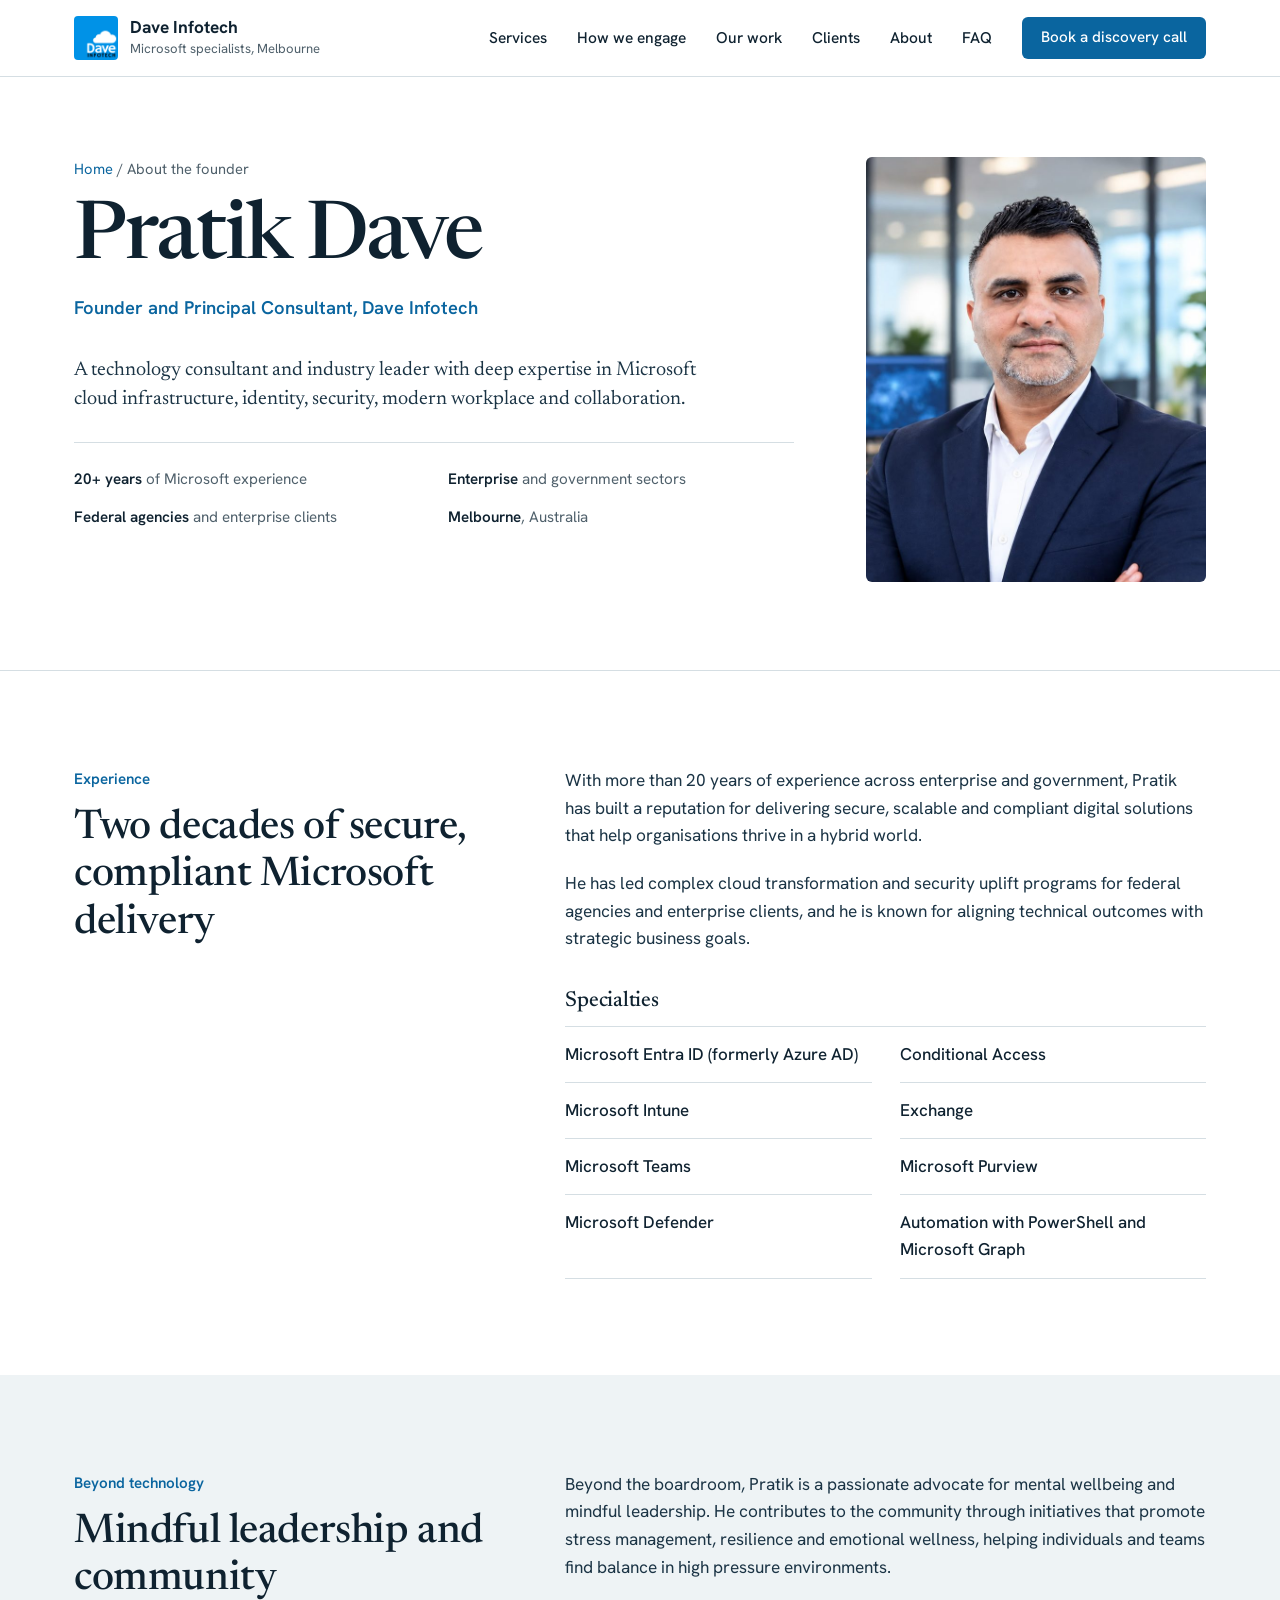
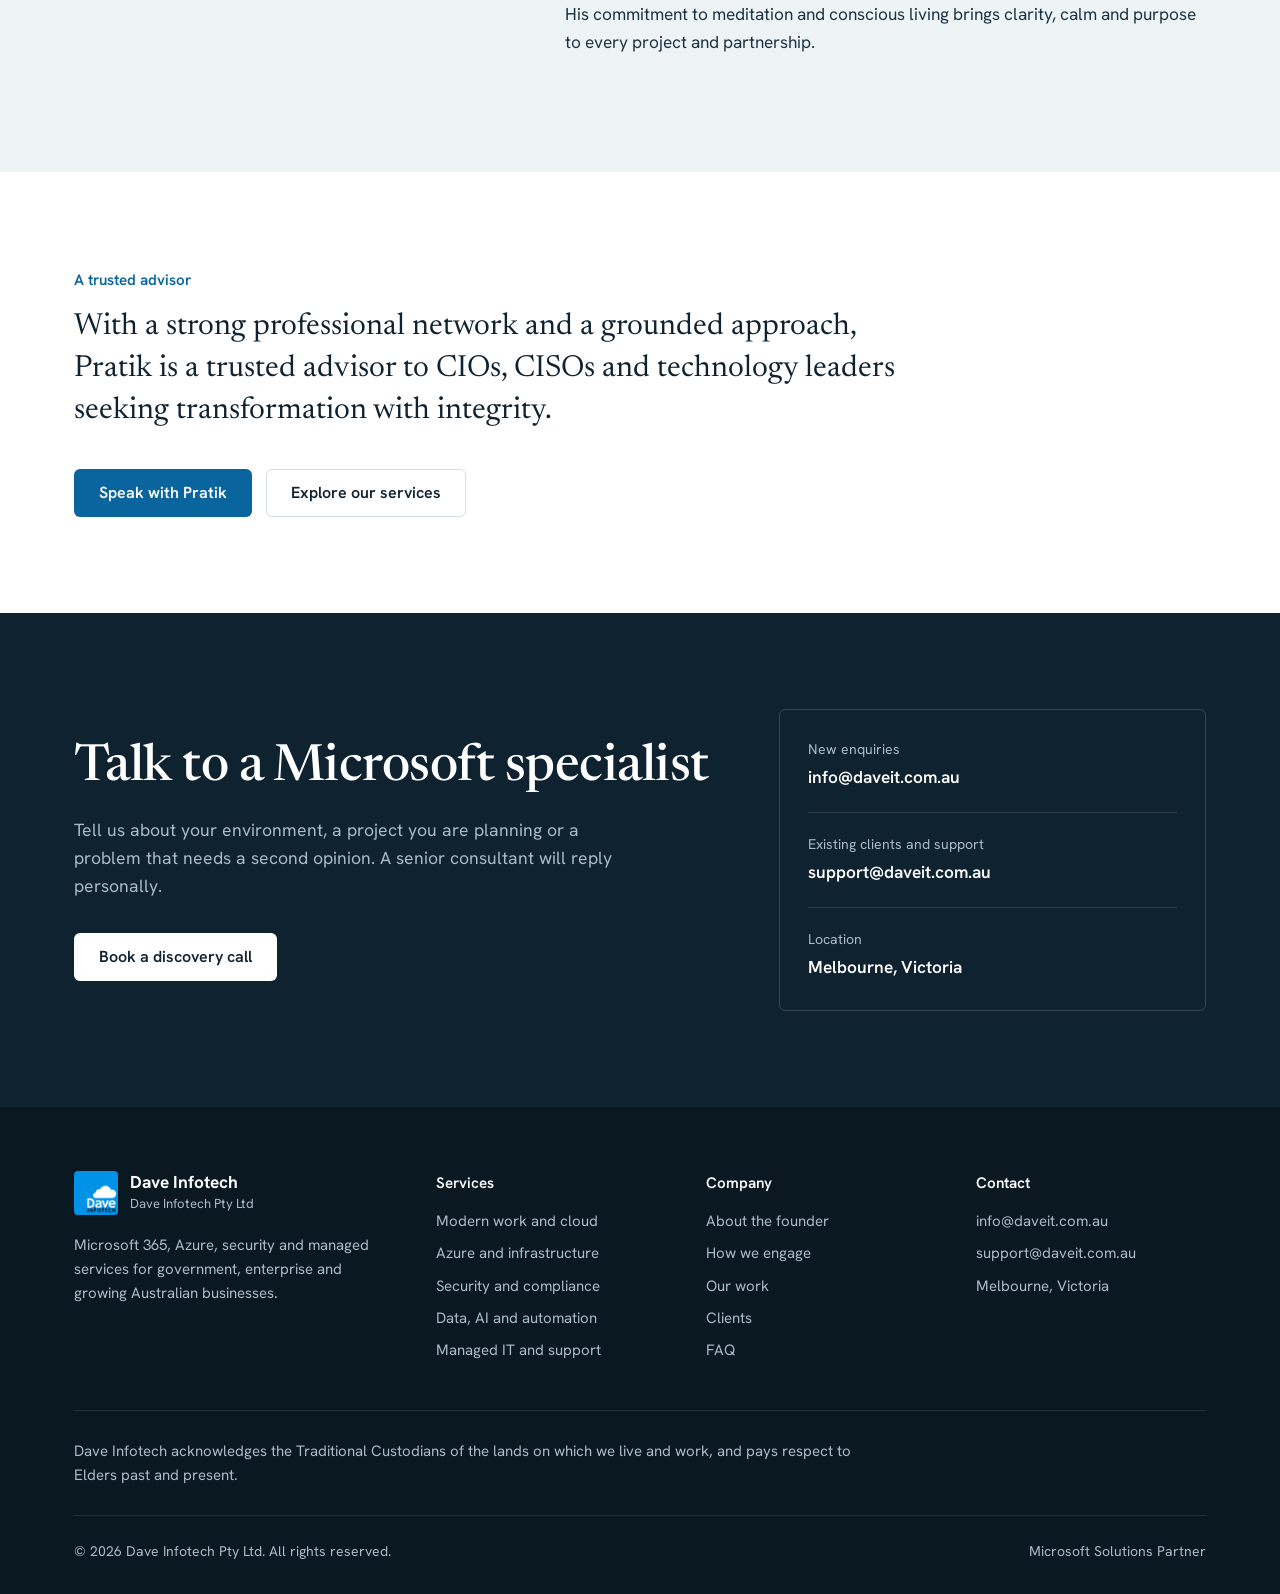
<file: founder.html>
<!DOCTYPE html>
<html lang="en-AU">
<head>
<meta charset="UTF-8">
<meta name="viewport" content="width=device-width, initial-scale=1, viewport-fit=cover">
<title>Pratik Dave | Founder and Principal Consultant | Dave Infotech</title>
<meta name="description" content="Pratik Dave is the founder and principal consultant of Dave Infotech, with more than 20 years of Microsoft cloud, identity and security experience across enterprise and government.">
<meta property="og:title" content="Pratik Dave | Founder and Principal Consultant, Dave Infotech">
<meta property="og:description" content="Microsoft cloud, identity and security leader with more than 20 years across enterprise and government.">
<meta property="og:type" content="profile">
<meta property="og:url" content="https://projects.daveit.com.au/founder.html">
<meta property="og:locale" content="en_AU">
<link rel="icon" type="image/png" href="[data-uri]">
<link rel="preconnect" href="https://fonts.googleapis.com">
<link rel="preconnect" href="https://fonts.gstatic.com" crossorigin>
<link href="https://fonts.googleapis.com/css2?family=Hanken+Grotesk:wght@400;500;600;700&family=Newsreader:opsz,wght@6..72,400;6..72,500;6..72,600&display=swap" rel="stylesheet">
<script type="application/ld+json">
{
  "@context": "https://schema.org",
  "@type": "Person",
  "name": "Pratik Dave",
  "jobTitle": "Founder and Principal Consultant",
  "worksFor": {"@type": "Organization", "name": "Dave Infotech Pty Ltd", "url": "https://projects.daveit.com.au/"},
  "address": {"@type": "PostalAddress", "addressLocality": "Melbourne", "addressRegion": "VIC", "addressCountry": "AU"},
  "knowsAbout": ["Microsoft Entra ID", "Conditional Access", "Microsoft Intune", "Exchange Online", "Microsoft Teams", "Microsoft Purview", "Microsoft Defender", "PowerShell", "Microsoft Graph"]
}
</script>
<style>
:root{
  --ink:#0F2230;
  --ink-soft:#1B3445;
  --paper:#FFFFFF;
  --mist:#EEF3F5;
  --line:#D5DEE3;
  --muted:#4F606B;
  --brand:#0092E7;
  --brand-deep:#0A659F;
  --on-ink:#E6EEF2;
  --on-ink-muted:#A9BBC6;
  --serif:"Newsreader", Georgia, "Times New Roman", serif;
  --sans:"Hanken Grotesk", "Segoe UI", system-ui, -apple-system, Arial, sans-serif;
  --wrap:1180px;
  --radius:6px;
}
*,*::before,*::after{box-sizing:border-box}
html{scroll-behavior:smooth;scroll-padding-top:84px;-webkit-text-size-adjust:100%}
body{margin:0;background:var(--paper);color:var(--ink);font-family:var(--sans);font-size:17px;line-height:1.6;-webkit-font-smoothing:antialiased}
img{max-width:100%;height:auto;display:block}
a{color:var(--brand-deep)}
a:hover{color:var(--ink)}
:focus-visible{outline:3px solid var(--brand);outline-offset:3px;border-radius:2px}
h1,h2,h3{font-family:var(--serif);font-weight:500;line-height:1.15;margin:0;letter-spacing:-0.01em}
h2{font-size:clamp(1.9rem,3.2vw,2.6rem)}
h3{font-size:1.35rem}
p{margin:0}
ul{margin:0;padding:0;list-style:none}
.wrap{max-width:var(--wrap);margin:0 auto;padding:0 24px}
.section{padding:96px 0}
.section--mist{background:var(--mist)}
.section--ink{background:var(--ink);color:var(--on-ink)}
.section-head{max-width:720px;margin-bottom:56px}
.section-head p{margin-top:16px;color:var(--muted);font-size:1.08rem}
.section--ink .section-head p{color:var(--on-ink-muted)}
.kicker,.section-head .kicker{font-size:.95rem;font-weight:600;color:var(--brand-deep);margin:0 0 14px}
.section--ink .kicker,.section--ink .section-head .kicker{color:var(--brand)}
.skip{position:absolute;left:-999px;top:0;background:var(--ink);color:#fff;padding:10px 16px;z-index:100}
.skip:focus{left:12px;top:12px}

/* Buttons */
.btn{display:inline-flex;align-items:center;justify-content:center;gap:8px;font:600 1rem/1 var(--sans);padding:15px 24px;border-radius:var(--radius);text-decoration:none;border:1.5px solid transparent;transition:background-color .15s,border-color .15s,color .15s}
.btn--primary{background:var(--brand-deep);color:#fff}
.btn--primary:hover{background:var(--ink);color:#fff}
.btn--ghost{border-color:var(--line);color:var(--ink);background:transparent}
.btn--ghost:hover{border-color:var(--ink);color:var(--ink)}
.btn--light{background:#fff;color:var(--ink)}
.btn--light:hover{background:var(--brand);color:#fff}

/* Header */
.site-header{position:sticky;top:0;z-index:50;background:rgba(255,255,255,.96);backdrop-filter:saturate(1.4) blur(8px);border-bottom:1px solid var(--line);padding-top:env(safe-area-inset-top,0px)}
.site-header .wrap{display:flex;align-items:center;justify-content:space-between;height:76px;gap:24px}
.brand{display:flex;align-items:center;gap:12px;text-decoration:none;color:var(--ink)}
.brand img{width:44px;height:44px;border-radius:4px}
.brand strong{display:block;font-size:1.08rem;line-height:1.2}
.brand span{display:block;font-size:.82rem;color:var(--muted)}
.nav{display:flex;align-items:center;gap:30px}
.nav a{color:var(--ink);text-decoration:none;font-weight:500;font-size:.97rem}
.nav a:hover{color:var(--brand-deep)}
.nav .btn{padding:12px 18px;font-size:.95rem;color:#fff}
.menu-toggle{display:none;background:none;border:1.5px solid var(--line);border-radius:var(--radius);padding:9px 14px;font:600 .95rem var(--sans);color:var(--ink);cursor:pointer}

/* Hero */
.hero{padding:88px 0 96px;border-bottom:1px solid var(--line)}
.hero .wrap{display:grid;grid-template-columns:1.15fr .85fr;gap:64px;align-items:start}
.hero h1{font-size:clamp(2.8rem,6.4vw,5.2rem);line-height:1.02;letter-spacing:-0.025em;font-weight:500}
.hero .lead{font-size:1.2rem;color:var(--muted);margin-top:28px;max-width:600px}
.hero .actions{display:flex;flex-wrap:wrap;gap:14px;margin-top:36px}
.facts{display:grid;grid-template-columns:repeat(2,1fr);gap:14px 28px;margin-top:56px;border-top:1px solid var(--line);padding-top:24px}
.facts li{font-size:.95rem;color:var(--muted)}
.facts b{color:var(--ink);font-weight:600}

.cycle{background:var(--ink);color:var(--on-ink);border-radius:var(--radius);padding:12px 32px}
.cycle li{display:grid;grid-template-columns:96px 1fr;gap:18px;padding:26px 0;border-bottom:1px solid rgba(255,255,255,.12)}
.cycle li:last-child{border-bottom:0}
.cycle .verb{font-family:var(--serif);font-size:1.6rem;color:#fff;line-height:1.1}
.cycle p{color:var(--on-ink-muted);font-size:.98rem}
.cycle p b{display:block;color:#fff;font-weight:600;margin-bottom:4px}

/* Audiences */
.audiences{display:grid;grid-template-columns:repeat(3,1fr);gap:0;border-top:2px solid var(--ink)}
.audience{padding:32px 32px 8px 0}
.audience + .audience{padding-left:32px;border-left:1px solid var(--line)}
.audience h3{margin-bottom:12px}
.audience p{color:var(--muted)}
.audience a{display:inline-block;margin-top:18px;font-weight:600;text-decoration:none}
.audience a:hover{text-decoration:underline}

/* Practices */
.practices{display:grid;grid-template-columns:repeat(3,1fr);gap:2px;background:var(--line);border:1px solid var(--line);border-radius:var(--radius);overflow:hidden}
.practice{background:var(--paper);padding:34px 30px 36px}
.practice .tag{font-size:.85rem;font-weight:600;color:var(--brand-deep);margin-bottom:10px}
.practice h3{margin-bottom:10px}
.practice > p{color:var(--muted);margin-bottom:20px;font-size:.98rem}
.practice li{padding:9px 0;border-top:1px solid var(--mist);font-size:.96rem}

/* Engagement models */
.models{display:grid;grid-template-columns:repeat(4,1fr);gap:24px}
.model{border-top:3px solid var(--brand-deep);padding-top:24px}
.model h3{font-size:1.25rem;margin-bottom:6px}
.model .fit{font-size:.9rem;font-weight:600;color:var(--brand-deep);margin-bottom:14px}
.model p{color:var(--muted);font-size:.98rem}

/* Process */
.steps{display:grid;grid-template-columns:repeat(4,1fr);gap:0;counter-reset:step}
.step{padding:0 28px 0 0;position:relative}
.step + .step{padding-left:28px;border-left:1px solid rgba(255,255,255,.14)}
.step .num{font-family:var(--serif);font-size:2.6rem;color:var(--brand);line-height:1;margin-bottom:16px}
.step h3{color:#fff;margin-bottom:10px}
.step p{color:var(--on-ink-muted);font-size:.98rem}

/* Work */
.work{display:grid;grid-template-columns:1.1fr 1fr;gap:32px;align-items:start}
.case--feature .scope{margin-top:22px}
.case--feature .scope li{padding:10px 0;border-top:1px solid rgba(255,255,255,.12);color:var(--on-ink)}
.case--feature .scope li:last-child{border-bottom:1px solid rgba(255,255,255,.12)}
.case{border:1px solid var(--line);border-radius:var(--radius);padding:30px;background:var(--paper);display:flex;flex-direction:column}
.case .meta{display:flex;flex-wrap:wrap;gap:8px;margin-bottom:16px}
.case .meta span{font-size:.82rem;font-weight:600;background:var(--mist);color:var(--ink-soft);padding:5px 10px;border-radius:3px}
.case h3{margin-bottom:14px}
.case dl{margin:0;display:grid;gap:12px}
.case dt{font-weight:600;font-size:.9rem;color:var(--ink)}
.case dd{margin:2px 0 0;color:var(--muted);font-size:.97rem}
.case--feature{background:var(--ink);border-color:var(--ink);color:var(--on-ink);padding:44px}
.case--feature h3{font-size:clamp(1.7rem,2.6vw,2.2rem);color:#fff}
.case--feature .meta span{background:rgba(255,255,255,.1);color:var(--on-ink)}
.case--feature dt{color:#fff}
.case--feature dd{color:var(--on-ink-muted)}
.case--feature .result{margin-top:auto;padding-top:28px;border-top:1px solid rgba(255,255,255,.14);font-family:var(--serif);font-size:1.3rem;color:#fff}
.work-list{display:grid;gap:18px}
.work-list .case{padding:24px 26px}
.work-list .case h3{font-size:1.2rem;margin-bottom:8px}
.work-list .case p{color:var(--muted);font-size:.96rem}
.work-list .case .out{margin-top:10px;color:var(--ink);font-weight:600;font-size:.94rem}

/* Clients */
.client-group{display:grid;grid-template-columns:220px 1fr;gap:32px;padding:32px 0;border-top:1px solid var(--line)}
.client-group:last-child{border-bottom:1px solid var(--line)}
.client-group h3{font-size:1.2rem}
.client-group > div p{color:var(--muted);font-size:.92rem;margin-top:6px}
.logos{display:grid;grid-template-columns:repeat(5,1fr);gap:14px}
.logo{position:relative;background:#fff;border:1px solid var(--line);border-radius:var(--radius);height:92px;display:flex;align-items:center;justify-content:center;padding:14px;margin:0}
.logo img{max-height:60px;width:auto;object-fit:contain}
.logo figcaption{position:absolute;left:0;right:0;bottom:calc(100% + 8px);background:var(--ink);color:#fff;font-size:.84rem;line-height:1.4;padding:10px 12px;border-radius:4px;opacity:0;visibility:hidden;transition:opacity .15s;z-index:5;pointer-events:none}
.logo:hover figcaption,.logo:focus figcaption,.logo:focus-within figcaption{opacity:1;visibility:visible}

/* Testimonials */
.quotes{display:grid;grid-template-columns:1.3fr 1fr;gap:48px;align-items:start}
.quote-main blockquote{margin:0;font-family:var(--serif);font-size:clamp(1.5rem,2.6vw,2.05rem);line-height:1.3;color:var(--ink)}
.quote-side{display:grid;gap:36px}
.quote-side blockquote{margin:0;font-size:1.04rem;color:var(--ink-soft)}
.who{margin-top:18px;font-size:.93rem;color:var(--muted)}
.who b{color:var(--ink);font-weight:600;display:block}
.quote-side figure{margin:0;padding-left:22px;border-left:3px solid var(--brand)}
.quote-main{margin:0}

/* Why */
.why{display:grid;grid-template-columns:.9fr 1.1fr;gap:64px;align-items:start}
.why-list li{display:grid;grid-template-columns:28px 1fr;gap:14px;padding:22px 0;border-top:1px solid var(--line)}
.why-list li:last-child{border-bottom:1px solid var(--line)}
.why-list svg{margin-top:4px;color:var(--brand-deep)}
.why-list b{display:block;font-size:1.06rem;margin-bottom:4px}
.why-list p{color:var(--muted);font-size:.98rem}

/* FAQ */
.faq{max-width:840px}
.faq details{border-top:1px solid var(--line)}
.faq details:last-child{border-bottom:1px solid var(--line)}
.faq summary{cursor:pointer;list-style:none;padding:22px 40px 22px 0;font-weight:600;font-size:1.08rem;position:relative}
.faq summary::-webkit-details-marker{display:none}
.faq summary::after{content:"+";position:absolute;right:6px;top:18px;font-size:1.5rem;font-weight:400;color:var(--brand-deep)}
.faq details[open] summary::after{content:"\2212"}
.faq details p{padding:0 40px 24px 0;color:var(--muted)}

/* Contact */
.contact .wrap{display:grid;grid-template-columns:1.2fr .8fr;gap:64px;align-items:center}
.contact h2{color:#fff;font-size:clamp(2.2rem,4vw,3.2rem)}
.contact p{color:var(--on-ink-muted);margin-top:18px;font-size:1.1rem;max-width:560px}
.contact .actions{margin-top:32px;display:flex;flex-wrap:wrap;gap:14px}
.contact-card{border:1px solid rgba(255,255,255,.16);border-radius:var(--radius);padding:8px 28px}
.contact-card div{padding:20px 0;border-bottom:1px solid rgba(255,255,255,.12)}
.contact-card div:last-child{border-bottom:0}
.contact-card span{display:block;font-size:.88rem;color:var(--on-ink-muted);margin-bottom:4px}
.contact-card a{color:#fff;font-weight:600;font-size:1.08rem;text-decoration:none}
.contact-card a:hover{color:var(--brand)}

/* Footer */
.site-footer{background:#0A1822;color:var(--on-ink-muted);padding:64px 0 calc(32px + env(safe-area-inset-bottom,0px));font-size:.94rem}
.foot{display:grid;grid-template-columns:1.4fr 1fr 1fr 1fr;gap:40px;padding-bottom:40px;border-bottom:1px solid rgba(255,255,255,.1)}
.foot .brand{color:#fff}
.foot .brand span{color:var(--on-ink-muted)}
.foot h4{color:#fff;font-size:.95rem;margin:0 0 14px;font-weight:600}
.foot li{margin-bottom:8px}
.foot a{color:var(--on-ink-muted);text-decoration:none}
.foot a:hover{color:#fff}
.foot .about{margin-top:18px;max-width:320px}
.acknowledge{padding:28px 0;max-width:820px;margin:0}
.legal{display:flex;flex-wrap:wrap;justify-content:space-between;gap:12px;padding-top:24px;border-top:1px solid rgba(255,255,255,.1);font-size:.88rem}

/* Responsive */
@media (max-width:1020px){
  .hero .wrap,.why,.quotes,.contact .wrap,.work{grid-template-columns:1fr}
  .practices{grid-template-columns:repeat(2,1fr)}
  .models,.steps{grid-template-columns:repeat(2,1fr);row-gap:40px}
  .step:nth-child(3){padding-left:0;border-left:0}
  .logos{grid-template-columns:repeat(3,1fr)}
  .client-group{grid-template-columns:1fr;gap:18px}
  .foot{grid-template-columns:1fr 1fr}
}
@media (max-width:760px){
  body{font-size:16px}
  .section{padding:72px 0}
  .hero{padding:56px 0 64px}
  .menu-toggle{display:inline-block}
  .nav{display:none;position:absolute;top:76px;left:0;right:0;background:#fff;flex-direction:column;align-items:stretch;gap:0;padding:8px 24px 20px;border-bottom:1px solid var(--line)}
  .nav.open{display:flex}
  .nav a{padding:14px 0;border-bottom:1px solid var(--mist)}
  .nav .btn{margin-top:14px;border-bottom:0}
  .audiences{grid-template-columns:1fr}
  .audience,.audience + .audience{padding:28px 0;border-left:0}
  .audience + .audience{border-top:1px solid var(--line)}
  .practices,.models,.steps{grid-template-columns:1fr}
  .step,.step + .step{padding:0;border-left:0}
  .logos{grid-template-columns:repeat(2,1fr)}
  .case--feature{padding:30px}
  .facts{grid-template-columns:1fr}
  .foot{grid-template-columns:1fr}
}

/* Founder */
.portrait{background:var(--ink);color:#fff;border-radius:var(--radius);aspect-ratio:4/5;display:flex;align-items:center;justify-content:center;font-family:var(--serif);font-size:clamp(4rem,9vw,6.5rem);letter-spacing:.02em;overflow:hidden}
.portrait img{width:100%;height:100%;object-fit:cover}
.founder-teaser{display:grid;grid-template-columns:260px 1fr;gap:56px;align-items:center}
.founder-teaser .portrait{font-size:4.5rem}
.founder-teaser h2{margin-bottom:8px}
.founder-teaser .role{color:var(--brand-deep);font-weight:600;margin-bottom:20px}
.founder-teaser p.body{color:var(--muted);font-size:1.08rem;max-width:640px}
.founder-teaser .btn{margin-top:28px}
.fhero{padding:80px 0 88px;border-bottom:1px solid var(--line)}
.fhero .wrap{display:grid;grid-template-columns:1fr 340px;gap:72px;align-items:start}
.fhero h1{font-size:clamp(3rem,6.4vw,5rem);line-height:1.02;letter-spacing:-0.025em}
.fhero .role{font-size:1.15rem;font-weight:600;color:var(--brand-deep);margin-top:14px}
.fhero .lead{font-size:1.25rem;color:var(--ink-soft);margin-top:32px;max-width:640px;font-family:var(--serif);line-height:1.45}
.fhero .facts{margin-top:28px}
.split{display:grid;grid-template-columns:.8fr 1.2fr;gap:64px;align-items:start}
.split .prose p{color:var(--ink-soft);font-size:1.08rem;margin-bottom:20px;max-width:680px}
.skills{display:grid;grid-template-columns:repeat(2,1fr);gap:0 28px;margin-top:12px;border-top:1px solid var(--line)}
.skills li{padding:14px 0;border-bottom:1px solid var(--line);font-weight:500}
.statement{max-width:860px}
.statement p{font-family:var(--serif);font-size:clamp(1.45rem,2.4vw,1.9rem);line-height:1.38;color:var(--ink)}
.crumb{font-size:.92rem;color:var(--muted);margin-bottom:18px}
.crumb a{text-decoration:none}
@media (max-width:1020px){
  .fhero .wrap,.split,.founder-teaser{grid-template-columns:1fr;gap:40px}
  .fhero .portrait,.founder-teaser .portrait{max-width:280px}
}
@media (max-width:760px){.skills{grid-template-columns:1fr}}
@media (prefers-reduced-motion:reduce){*{transition:none!important;scroll-behavior:auto!important}}
</style>
</head>
<body>
<a class="skip" href="#main">Skip to content</a>

<header class="site-header">
  <div class="wrap">
    <a class="brand" href="index.html" aria-label="Dave Infotech home">
      <img src="[data-uri]" alt="" width="44" height="44">
      <div><strong>Dave Infotech</strong><span>Microsoft specialists, Melbourne</span></div>
    </a>
    <button class="menu-toggle" aria-expanded="false" aria-controls="nav">Menu</button>
    <nav class="nav" id="nav" aria-label="Main">
      <a href="index.html#services">Services</a>
      <a href="index.html#engage">How we engage</a>
      <a href="index.html#work">Our work</a>
      <a href="index.html#clients">Clients</a>
      <a href="founder.html" aria-current="page">About</a>
      <a href="index.html#faq">FAQ</a>
      <a class="btn btn--primary" href="index.html#contact">Book a discovery call</a>
    </nav>
  </div>
</header>

<main id="main">

<section class="fhero">
  <div class="wrap">
    <div>
      <p class="crumb"><a href="index.html">Home</a> / About the founder</p>
      <h1>Pratik Dave</h1>
      <p class="role">Founder and Principal Consultant, Dave Infotech</p>
      <p class="lead">A technology consultant and industry leader with deep expertise in Microsoft cloud infrastructure, identity, security, modern workplace and collaboration.</p>
      <ul class="facts" aria-label="At a glance">
        <li><b>20+ years</b> of Microsoft experience</li>
        <li><b>Enterprise</b> and government sectors</li>
        <li><b>Federal agencies</b> and enterprise clients</li>
        <li><b>Melbourne</b>, Australia</li>
      </ul>
    </div>
    <div class="portrait"><img src="[data-uri]" alt="Pratik Dave, Founder and Principal Consultant of Dave Infotech" width="720" height="900"></div>
  </div>
</section>

<section class="section">
  <div class="wrap split">
    <div>
      <p class="kicker">Experience</p>
      <h2>Two decades of secure, compliant Microsoft delivery</h2>
    </div>
    <div class="prose">
      <p>With more than 20 years of experience across enterprise and government, Pratik has built a reputation for delivering secure, scalable and compliant digital solutions that help organisations thrive in a hybrid world.</p>
      <p>He has led complex cloud transformation and security uplift programs for federal agencies and enterprise clients, and he is known for aligning technical outcomes with strategic business goals.</p>
      <h3 style="margin-top:36px">Specialties</h3>
      <ul class="skills">
        <li>Microsoft Entra ID (formerly Azure AD)</li>
        <li>Conditional Access</li>
        <li>Microsoft Intune</li>
        <li>Exchange</li>
        <li>Microsoft Teams</li>
        <li>Microsoft Purview</li>
        <li>Microsoft Defender</li>
        <li>Automation with PowerShell and Microsoft Graph</li>
      </ul>
    </div>
  </div>
</section>

<section class="section section--mist">
  <div class="wrap split">
    <div>
      <p class="kicker">Beyond technology</p>
      <h2>Mindful leadership and community</h2>
    </div>
    <div class="prose">
      <p>Beyond the boardroom, Pratik is a passionate advocate for mental wellbeing and mindful leadership. He contributes to the community through initiatives that promote stress management, resilience and emotional wellness, helping individuals and teams find balance in high pressure environments.</p>
      <p>His commitment to meditation and conscious living brings clarity, calm and purpose to every project and partnership.</p>
    </div>
  </div>
</section>

<section class="section">
  <div class="wrap">
    <p class="kicker">A trusted advisor</p>
    <div class="statement">
      <p>With a strong professional network and a grounded approach, Pratik is a trusted advisor to CIOs, CISOs and technology leaders seeking transformation with integrity.</p>
    </div>
    <div style="display:flex;flex-wrap:wrap;gap:14px;margin-top:36px">
      <a class="btn btn--primary" href="#contact">Speak with Pratik</a>
      <a class="btn btn--ghost" href="index.html#services">Explore our services</a>
    </div>
  </div>
</section>

<section class="section section--ink contact" id="contact">
  <div class="wrap">
    <div>
      <h2>Talk to a Microsoft specialist</h2>
      <p>Tell us about your environment, a project you are planning or a problem that needs a second opinion. A senior consultant will reply personally.</p>
      <div class="actions">
        <a class="btn btn--light" href="mailto:info@daveit.com.au?subject=Discovery%20call%20request">Book a discovery call</a>
      </div>
    </div>
    <div class="contact-card">
      <div><span>New enquiries</span><a href="mailto:info@daveit.com.au">info@daveit.com.au</a></div>
      <div><span>Existing clients and support</span><a href="mailto:support@daveit.com.au">support@daveit.com.au</a></div>
      <div><span>Location</span><a href="#top" style="pointer-events:none">Melbourne, Victoria</a></div>
    </div>
  </div>
</section>


</main>

<footer class="site-footer">
  <div class="wrap">
    <div class="foot">
      <div>
        <a class="brand" href="index.html"><img src="[data-uri]" alt="" width="44" height="44"><div><strong>Dave Infotech</strong><span>Dave Infotech Pty Ltd</span></div></a>
        <p class="about">Microsoft 365, Azure, security and managed services for government, enterprise and growing Australian businesses.</p>
      </div>
      <div>
        <h4>Services</h4>
        <ul><li><a href="index.html#services">Modern work and cloud</a></li><li><a href="index.html#services">Azure and infrastructure</a></li><li><a href="index.html#services">Security and compliance</a></li><li><a href="index.html#services">Data, AI and automation</a></li><li><a href="index.html#services">Managed IT and support</a></li></ul>
      </div>
      <div>
        <h4>Company</h4>
        <ul><li><a href="founder.html">About the founder</a></li><li><a href="index.html#engage">How we engage</a></li><li><a href="index.html#work">Our work</a></li><li><a href="index.html#clients">Clients</a></li><li><a href="index.html#faq">FAQ</a></li></ul>
      </div>
      <div>
        <h4>Contact</h4>
        <ul><li><a href="mailto:info@daveit.com.au">info@daveit.com.au</a></li><li><a href="mailto:support@daveit.com.au">support@daveit.com.au</a></li><li>Melbourne, Victoria</li></ul>
      </div>
    </div>
    <p class="acknowledge">Dave Infotech acknowledges the Traditional Custodians of the lands on which we live and work, and pays respect to Elders past and present.</p>
    <div class="legal"><span>© 2026 Dave Infotech Pty Ltd. All rights reserved.</span><span>Microsoft Solutions Partner</span></div>
  </div>
</footer>

<script>
(function(){
  var btn=document.querySelector('.menu-toggle'),nav=document.getElementById('nav');
  if(!btn||!nav)return;
  btn.addEventListener('click',function(){
    var open=nav.classList.toggle('open');
    btn.setAttribute('aria-expanded',open?'true':'false');
    btn.textContent=open?'Close':'Menu';
  });
  nav.addEventListener('click',function(e){
    if(e.target.tagName==='A'&&nav.classList.contains('open')){nav.classList.remove('open');btn.setAttribute('aria-expanded','false');btn.textContent='Menu';}
  });
})();
</script>
</body>
</html>
</file>
